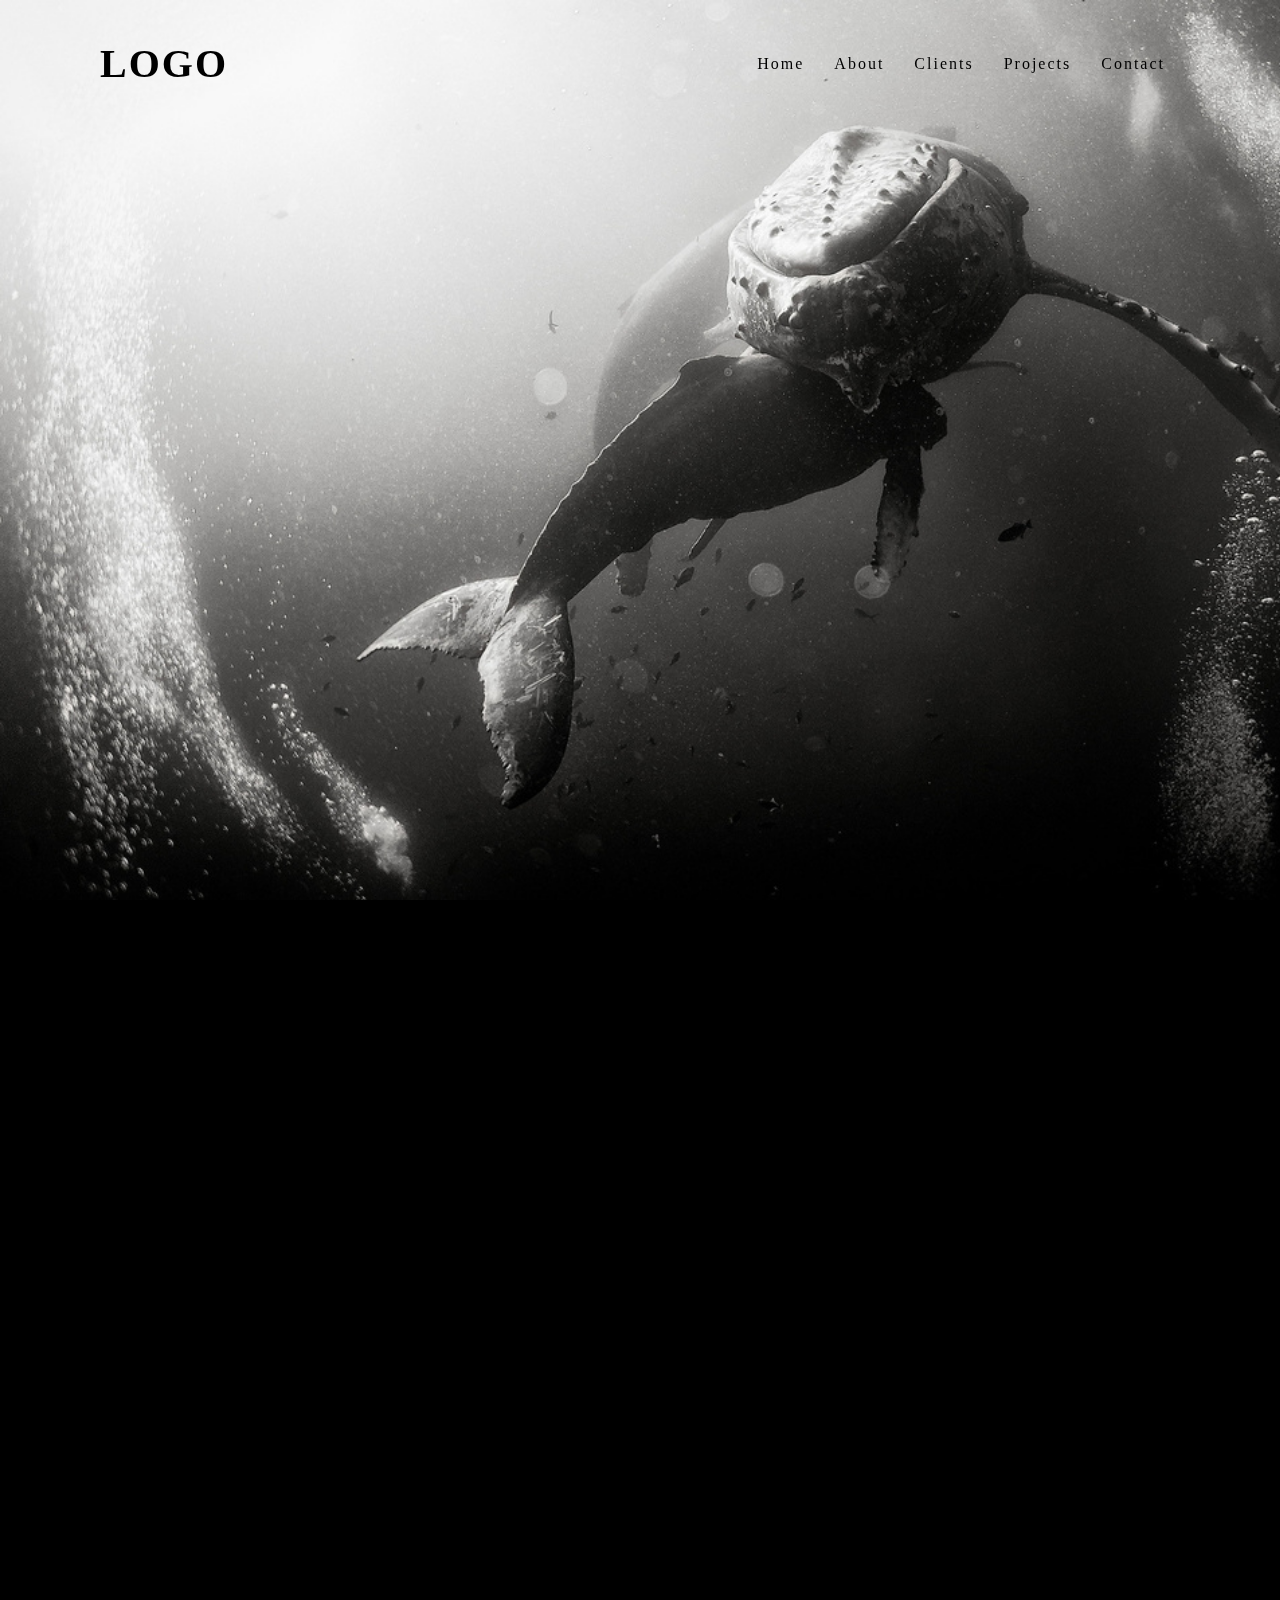
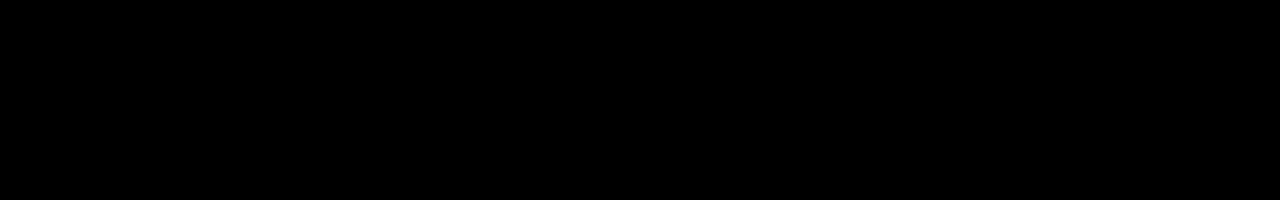
<file: Small projects/sticky navbar/index.html>
<!DOCTYPE html>
<html lang="en">
<head>
    <meta charset="UTF-8">
    <link rel="stylesheet" href="style.css">
</head>
<body>
    <header>
        <a href="#" class="logo">Logo</a>
        <ul>
            <li><a href="#">Home</a></li>
            <li><a href="#">About</a></li>
            <li><a href="#">Clients</a></li>
            <li><a href="#">Projects</a></li>
            <li><a href="#">Contact</a></li>
        </ul>
    </header>
    <section class="banner"></section>
    <script type="text/javascript">
        window.addEventListener("scroll",function(){
            var header = document.querySelector("header");
            header.classList.toggle("sticky",window.scrollY > 0);
        })    
    </script>
</body>
</html>
</file>
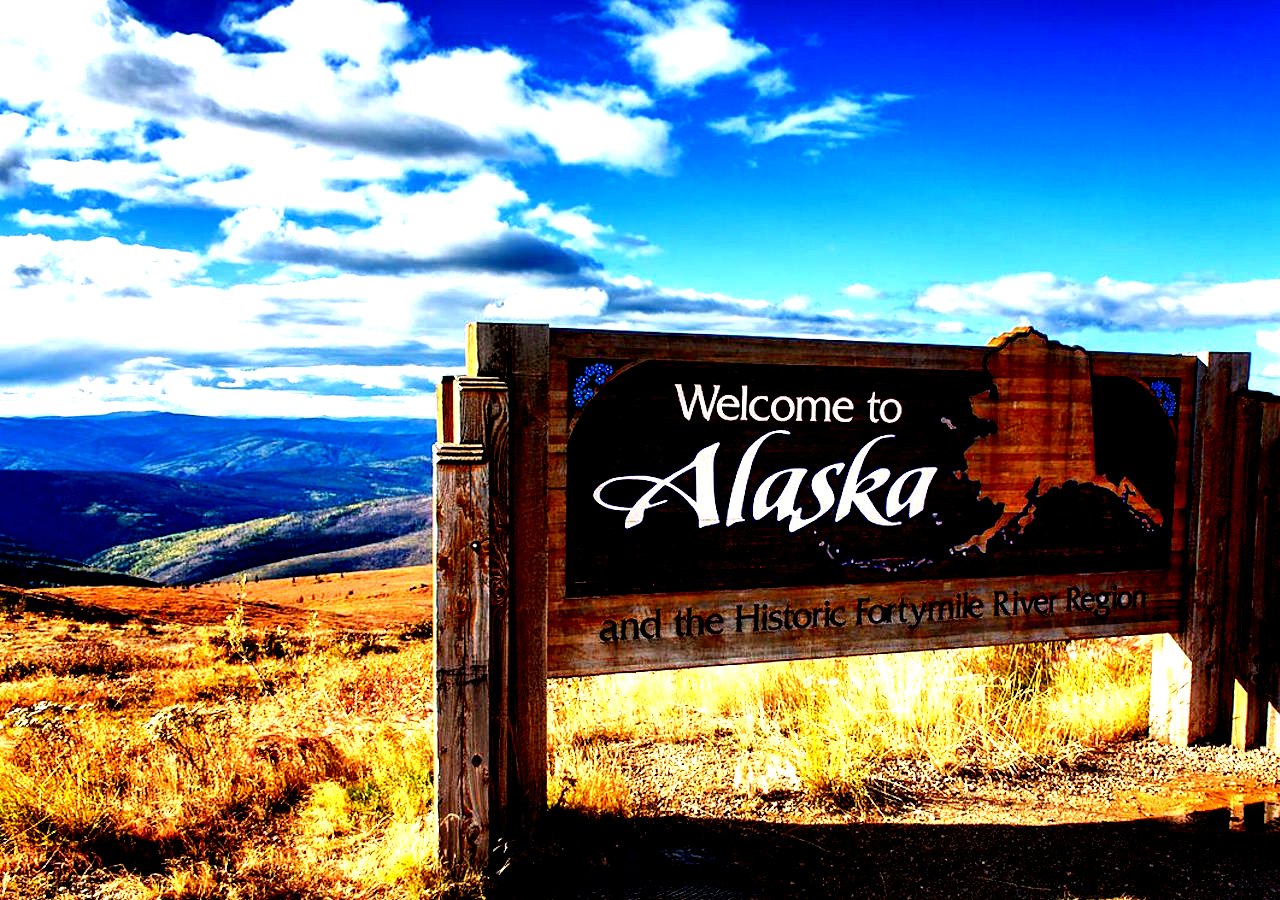
<file: Small projects/text portrait/index.html>
<!DOCTYPE html>
<html>
    <head>
        <title>Text Portrait</title>
        <link rel="stylesheet" type="text/css" href="style.css">
    </head>
    <body>
        <section>
           <p> Lorem ipsum dolor sit amet, consectetur adipiscing elit, sed do eiusmod tempor incididunt ut labore et dolore magna aliqua. Sed turpis tincidunt id aliquet risus feugiat. Id neque aliquam vestibulum morbi blandit cursus risus at ultrices. Viverra mauris in aliquam sem fringilla ut morbi tincidunt augue. Ac turpis egestas maecenas pharetra convallis posuere morbi leo urna. Cras fermentum odio eu feugiat pretium nibh. Sollicitudin tempor id eu nisl nunc mi ipsum faucibus. A scelerisque purus semper eget duis at tellus at. Eget nullam non nisi est sit amet facilisis magna. Quis enim lobortis scelerisque fermentum dui faucibus in ornare quam. Fermentum dui faucibus in ornare quam viverra orci sagittis eu. Pharetra massa massa ultricies mi quis hendrerit.

Pulvinar elementum integer enim neque. Penatibus et magnis dis parturient montes. Magna eget est lorem ipsum dolor. Non consectetur a erat nam. Lectus magna fringilla urna porttitor rhoncus dolor purus non enim. Aliquam sem et tortor consequat id porta nibh venenatis. Risus feugiat in ante metus. Urna et pharetra pharetra massa massa ultricies mi quis. Quis ipsum suspendisse ultrices gravida dictum fusce ut placerat orci. Gravida quis blandit turpis cursus in. Et malesuada fames ac turpis egestas integer eget aliquet nibh.

Scelerisque purus semper eget duis. Neque aliquam vestibulum morbi blandit. Vitae ultricies leo integer malesuada. Vel risus commodo viverra maecenas accumsan lacus vel facilisis volutpat. Faucibus et molestie ac feugiat sed lectus. Euismod nisi porta lorem mollis aliquam ut. Elit scelerisque mauris pellentesque pulvinar pellentesque. Ut tristique et egestas quis ipsum suspendisse ultrices gravida. A diam maecenas sed enim ut sem viverra aliquet eget. Ac feugiat sed lectus vestibulum mattis ullamcorper velit. Eu mi bibendum neque egestas congue quisque egestas diam.

Dictum varius duis at consectetur lorem donec massa sapien. Lobortis mattis aliquam faucibus purus in massa tempor. Justo laoreet sit amet cursus sit. Fusce ut placerat orci nulla pellentesque dignissim enim sit. Aliquam sem fringilla ut morbi tincidunt augue. Eget lorem dolor sed viverra ipsum nunc. Id aliquet lectus proin nibh nisl condimentum id. Risus viverra adipiscing at in tellus integer feugiat. Sodales ut eu sem integer. Elementum nisi quis eleifend quam adipiscing vitae proin sagittis nisl. Non odio euismod lacinia at. Lectus quam id leo in vitae turpis. Varius morbi enim nunc faucibus a pellentesque sit. Convallis aenean et tortor at risus viverra. Mattis ullamcorper velit sed ullamcorper. Facilisis magna etiam tempor orci eu lobortis.

Vivamus at augue eget arcu dictum varius duis at. Tortor vitae purus faucibus ornare suspendisse sed nisi lacus. Ut faucibus pulvinar elementum integer enim neque volutpat ac. Quam elementum pulvinar etiam non quam. Sit amet mauris commodo quis imperdiet massa tincidunt. Eget nulla facilisi etiam dignissim diam quis. Amet consectetur adipiscing elit pellentesque. Mattis nunc sed blandit libero. Donec enim diam vulputate ut. Et malesuada fames ac turpis egestas integer. Vestibulum morbi blandit cursus risus. Sed sed risus pretium quam vulputate dignissim suspendisse.

Lectus quam id leo in vitae turpis massa sed elementum. Diam vel quam elementum pulvinar etiam non quam lacus. Ultricies integer quis auctor elit sed vulputate mi sit. Id velit ut tortor pretium viverra suspendisse potenti. Odio euismod lacinia at quis risus sed vulputate odio. Faucibus in ornare quam viverra. Volutpat est velit egestas dui id ornare. Tellus id interdum velit laoreet id donec ultrices tincidunt. Sed ullamcorper morbi tincidunt ornare massa eget egestas purus viverra. Potenti nullam ac tortor vitae purus faucibus ornare. Nisl nunc mi ipsum faucibus vitae aliquet nec ullamcorper. Cursus in hac habitasse platea dictumst quisque sagittis purus. Sit amet cursus sit amet. Pretium nibh ipsum consequat nisl. Pharetra magna ac placerat vestibulum. Id cursus metus aliquam eleifend mi. Sit amet cursus sit amet. Neque vitae tempus quam pellentesque nec.

Phasellus egestas tellus rutrum tellus pellentesque eu tincidunt. Lacinia at quis risus sed vulputate odio ut enim. Dictum varius duis at consectetur lorem donec massa sapien. In metus vulputate eu scelerisque. Lacus viverra vitae congue eu. Vitae suscipit tellus mauris a. Sit amet tellus cras adipiscing enim. Cursus risus at ultrices mi tempus imperdiet. Diam maecenas sed enim ut sem viverra aliquet. Ut faucibus pulvinar elementum integer. Neque volutpat ac tincidunt vitae semper. Cras semper auctor neque vitae tempus quam pellentesque nec. Elit eget gravida cum sociis natoque. Tortor at auctor urna nunc id cursus metus. Tortor condimentum lacinia quis vel eros donec ac odio. Euismod in pellentesque massa placerat duis ultricies.

Adipiscing at in tellus integer feugiat scelerisque varius morbi. Elit at imperdiet dui accumsan sit amet nulla facilisi. Feugiat nibh sed pulvinar proin gravida. Amet facilisis magna etiam tempor orci eu lobortis. Tortor vitae purus faucibus ornare. Lacus vestibulum sed arcu non odio euismod lacinia at. Vulputate odio ut enim blandit volutpat maecenas. Sit amet massa vitae tortor condimentum lacinia. Etiam dignissim diam quis enim lobortis scelerisque. Phasellus faucibus scelerisque eleifend donec pretium vulputate sapien.

Egestas integer eget aliquet nibh praesent. Et netus et malesuada fames ac turpis egestas integer. Pretium quam vulputate dignissim suspendisse. Ultrices mi tempus imperdiet nulla malesuada. Sodales neque sodales ut etiam sit amet. Suspendisse potenti nullam ac tortor. Nibh ipsum consequat nisl vel pretium lectus quam id. Lectus mauris ultrices eros in cursus turpis. Quis enim lobortis scelerisque fermentum. In arcu cursus euismod quis viverra nibh. Nulla facilisi etiam dignissim diam quis enim lobortis scelerisque. In tellus integer feugiat scelerisque varius morbi enim. Eu nisl nunc mi ipsum faucibus vitae aliquet nec ullamcorper. Ut ornare lectus sit amet est placerat in egestas erat. Tellus integer feugiat scelerisque varius morbi. Curabitur gravida arcu ac tortor. Vitae congue eu consequat ac felis. Fermentum dui faucibus in ornare quam viverra orci sagittis eu. In est ante in nibh.

Sed sed risus pretium quam vulputate dignissim suspendisse. Ornare suspendisse sed nisi lacus sed. Enim praesent elementum facilisis leo vel fringilla est ullamcorper. Quam viverra orci sagittis eu volutpat odio facilisis mauris sit. Scelerisque viverra mauris in aliquam sem fringilla ut morbi. Nunc congue nisi vitae suscipit tellus mauris a. Vel pharetra vel turpis nunc eget lorem dolor sed viverra. Nulla pharetra diam sit amet nisl suscipit adipiscing bibendum. Diam quam nulla porttitor massa id neque. Ultricies mi eget mauris pharetra. Egestas dui id ornare arcu odio ut. Quis risus sed vulputate odio ut enim blandit volutpat maecenas.

Ut eu sem integer vitae justo eget magna fermentum iaculis. Gravida arcu ac tortor dignissim. Aliquam eleifend mi in nulla posuere. Dolor morbi non arcu risus quis varius. Nulla malesuada pellentesque elit eget gravida cum. Montes nascetur ridiculus mus mauris vitae ultricies. Nisl nisi scelerisque eu ultrices vitae auctor eu augue. Tincidunt ornare massa eget egestas. Gravida quis blandit turpis cursus in. Purus viverra accumsan in nisl nisi scelerisque eu ultrices vitae. Quis imperdiet massa tincidunt nunc.

Bibendum neque egestas congue quisque egestas diam. Quis vel eros donec ac. Nibh praesent tristique magna sit. Phasellus faucibus scelerisque eleifend donec pretium vulputate sapien nec sagittis. Rutrum quisque non tellus orci ac. Sapien et ligula ullamcorper malesuada proin libero nunc consequat. Sagittis vitae et leo duis ut. In pellentesque massa placerat duis. Semper quis lectus nulla at volutpat diam ut venenatis. Risus ultricies tristique nulla aliquet enim. Et ligula ullamcorper malesuada proin libero nunc consequat interdum. Egestas dui id ornare arcu odio ut. Enim facilisis gravida neque convallis a.

In egestas erat imperdiet sed euismod. Nisl vel pretium lectus quam id leo in vitae. Id venenatis a condimentum vitae sapien pellentesque habitant morbi. Nisl nunc mi ipsum faucibus vitae aliquet nec. Pulvinar etiam non quam lacus suspendisse faucibus interdum posuere lorem. Mi tempus imperdiet nulla malesuada. Mattis rhoncus urna neque viverra justo nec ultrices dui sapien. Adipiscing commodo elit at imperdiet dui accumsan sit. Nunc sed velit dignissim sodales ut eu. Non curabitur gravida arcu ac tortor dignissim convallis.

Placerat orci nulla pellentesque dignissim enim sit amet venenatis. Magna sit amet purus gravida quis blandit turpis cursus. Egestas egestas fringilla phasellus faucibus scelerisque eleifend donec pretium vulputate. Erat nam at lectus urna. Consequat semper viverra nam libero justo laoreet sit amet. Lacus suspendisse faucibus interdum posuere. Etiam tempor orci eu lobortis elementum nibh. Nibh praesent tristique magna sit amet purus gravida. Porta nibh venenatis cras sed felis eget velit. Quis vel eros donec ac odio tempor orci. Netus et malesuada fames ac turpis egestas. Eget nulla facilisi etiam dignissim diam quis enim lobortis scelerisque. Commodo sed egestas egestas fringilla phasellus faucibus scelerisque. Diam sollicitudin tempor id eu nisl.

Ultrices eros in cursus turpis massa tincidunt dui ut ornare. Urna nunc id cursus metus aliquam eleifend mi. Sit amet commodo nulla facilisi nullam vehicula. Semper viverra nam libero justo laoreet sit amet cursus. Laoreet id donec ultrices tincidunt. Nulla malesuada pellentesque elit eget gravida cum sociis. Ligula ullamcorper malesuada proin libero nunc. Aliquet porttitor lacus luctus accumsan tortor posuere. At tellus at urna condimentum mattis. Viverra accumsan in nisl nisi. Et malesuada fames ac turpis. Enim blandit volutpat maecenas volutpat blandit aliquam etiam. Sed lectus vestibulum mattis ullamcorper velit sed ullamcorper morbi tincidunt. Tincidunt tortor aliquam nulla facilisi cras fermentum odio. Elementum curabitur vitae nunc sed. Proin sed libero enim sed faucibus. Blandit volutpat maecenas volutpat blandit aliquam etiam. Felis eget velit aliquet sagittis. Vestibulum sed arcu non odio euismod lacinia at quis risus.

Vestibulum mattis ullamcorper velit sed ullamcorper morbi tincidunt. Urna id volutpat lacus laoreet. Neque convallis a cras semper. Elit sed vulputate mi sit amet mauris. Volutpat commodo sed egestas egestas fringilla phasellus faucibus scelerisque. Tempus egestas sed sed risus pretium quam vulputate dignissim. Eget magna fermentum iaculis eu non diam phasellus vestibulum lorem. Varius vel pharetra vel turpis nunc eget lorem dolor sed. Senectus et netus et malesuada fames. Non odio euismod lacinia at quis risus sed vulputate odio.

Eu sem integer vitae justo eget magna fermentum. Ultrices tincidunt arcu non sodales neque sodales. Id diam maecenas ultricies mi eget. Tristique senectus et netus et malesuada fames. Facilisis gravida neque convallis a. Rutrum quisque non tellus orci ac auctor augue. Facilisi nullam vehicula ipsum a arcu cursus. Sit amet est placerat in egestas erat imperdiet sed. Suspendisse potenti nullam ac tortor vitae purus. Eleifend donec pretium vulputate sapien nec sagittis. Arcu dictum varius duis at. Egestas purus viverra accumsan in nisl nisi scelerisque eu ultrices. Egestas integer eget aliquet nibh. Quis imperdiet massa tincidunt nunc pulvinar sapien et ligula ullamcorper.

Sapien et ligula ullamcorper malesuada proin libero nunc. Quis viverra nibh cras pulvinar mattis nunc sed. Duis ut diam quam nulla porttitor. Risus viverra adipiscing at in tellus integer feugiat. Sed elementum tempus egestas sed sed risus pretium quam. Non blandit massa enim nec. Tellus elementum sagittis vitae et leo duis. Sed elementum tempus egestas sed. Quam adipiscing vitae proin sagittis nisl rhoncus. Nibh sit amet commodo nulla facilisi nullam vehicula ipsum a. Eu non diam phasellus vestibulum lorem sed risus ultricies tristique. Mauris commodo quis imperdiet massa. Blandit turpis cursus in hac habitasse platea. Faucibus vitae aliquet nec ullamcorper. Purus in massa tempor nec feugiat nisl pretium. Vel orci porta non pulvinar neque laoreet suspendisse. Donec ac odio tempor orci dapibus ultrices.

Leo vel fringilla est ullamcorper eget. Venenatis lectus magna fringilla urna porttitor rhoncus. Eu mi bibendum neque egestas congue quisque. Vitae et leo duis ut. Suscipit adipiscing bibendum est ultricies. Euismod in pellentesque massa placerat. Morbi tristique senectus et netus et malesuada fames. In eu mi bibendum neque egestas. Tristique risus nec feugiat in fermentum posuere. Viverra accumsan in nisl nisi scelerisque eu ultrices vitae. Cursus eget nunc scelerisque viverra. Bibendum arcu vitae elementum curabitur vitae. Commodo odio aenean sed adipiscing diam donec adipiscing.

Tincidunt vitae semper quis lectus nulla at. Tellus mauris a diam maecenas sed enim ut. Vel elit scelerisque mauris pellentesque pulvinar pellentesque habitant. Integer malesuada nunc vel risus commodo viverra maecenas. Nam at lectus urna duis. Eu facilisis sed odio morbi quis. Et malesuada fames ac turpis egestas integer eget aliquet nibh. Consequat mauris nunc congue nisi vitae suscipit. Dictum sit amet justo donec. Nunc congue nisi vitae suscipit. Commodo quis imperdiet massa tincidunt nunc pulvinar sapien et ligula. Non curabitur gravida arcu ac tortor dignissim convallis aenean et. Quam pellentesque nec nam aliquam. Nisi quis eleifend quam adipiscing vitae proin sagittis nisl. Massa tincidunt dui ut ornare lectus sit amet.

Eget dolor morbi non arcu risus quis varius. Malesuada fames ac turpis egestas sed tempus urna et pharetra. Enim nunc faucibus a pellentesque sit amet. Euismod elementum nisi quis eleifend quam adipiscing vitae proin sagittis. Tristique et egestas quis ipsum suspendisse ultrices gravida dictum fusce. Platea dictumst quisque sagittis purus. Odio eu feugiat pretium nibh ipsum consequat nisl. Eu facilisis sed odio morbi quis commodo odio. Maecenas pharetra convallis posuere morbi leo urna molestie at. Vulputate eu scelerisque felis imperdiet proin. Nec nam aliquam sem et tortor consequat. Vulputate eu scelerisque felis imperdiet proin fermentum leo vel. Sed libero enim sed faucibus turpis in eu mi bibendum. Tristique sollicitudin nibh sit amet commodo nulla facilisi nullam. Imperdiet massa tincidunt nunc pulvinar sapien. Vitae turpis massa sed elementum tempus egestas sed sed risus.

Vitae aliquet nec ullamcorper sit amet. Blandit libero volutpat sed cras ornare arcu. Tempor nec feugiat nisl pretium fusce id velit ut tortor. Maecenas pharetra convallis posuere morbi leo urna molestie at elementum. Maecenas volutpat blandit aliquam etiam erat velit. Dictum varius duis at consectetur lorem donec. Vivamus at augue eget arcu dictum varius. In eu mi bibendum neque. Cras fermentum odio eu feugiat pretium nibh ipsum consequat. Lacus luctus accumsan tortor posuere ac ut consequat. Amet volutpat consequat mauris nunc congue nisi. Enim blandit volutpat maecenas volutpat blandit aliquam etiam erat. Pretium nibh ipsum consequat nisl vel. Nec dui nunc mattis enim ut tellus elementum sagittis. Lacus laoreet non curabitur gravida arcu ac tortor dignissim convallis. Cursus metus aliquam eleifend mi in nulla posuere sollicitudin. Volutpat odio facilisis mauris sit. Dis parturient montes nascetur ridiculus mus mauris vitae ultricies. Non nisi est sit amet facilisis magna.

Ac tincidunt vitae semper quis lectus nulla at volutpat diam. Suspendisse ultrices gravida dictum fusce ut placerat. Tristique et egestas quis ipsum suspendisse ultrices gravida dictum. Amet porttitor eget dolor morbi non arcu risus. At urna condimentum mattis pellentesque. Habitasse platea dictumst vestibulum rhoncus est pellentesque elit ullamcorper. Morbi tristique senectus et netus et. Ante in nibh mauris cursus mattis molestie a. Aliquet porttitor lacus luctus accumsan tortor posuere ac ut consequat. Sit amet facilisis magna etiam tempor orci eu lobortis. Vitae purus faucibus ornare suspendisse sed nisi. Justo nec ultrices dui sapien eget mi.

Arcu ac tortor dignissim convallis aenean et tortor at risus. Sollicitudin aliquam ultrices sagittis orci a scelerisque purus semper eget. Blandit cursus risus at ultrices mi tempus. Mauris pharetra et ultrices neque ornare aenean euismod elementum. Tristique nulla aliquet enim tortor at auctor. Massa ultricies mi quis hendrerit dolor. Ut etiam sit amet nisl purus in. Vulputate ut pharetra sit amet. Ac tortor dignissim convallis aenean et tortor at risus viverra. Nec feugiat in fermentum posuere. Turpis in eu mi bibendum neque egestas congue quisque. Nunc mattis enim ut tellus elementum sagittis vitae. Fringilla phasellus faucibus scelerisque eleifend donec. Amet consectetur adipiscing elit duis tristique sollicitudin nibh sit. In fermentum et sollicitudin ac orci. Phasellus faucibus scelerisque eleifend donec. Egestas erat imperdiet sed euismod.

Convallis convallis tellus id interdum velit laoreet id. Integer eget aliquet nibh praesent tristique magna. Eros donec ac odio tempor orci dapibus. Vel orci porta non pulvinar neque. Eget velit aliquet sagittis id consectetur purus ut. Felis imperdiet proin fermentum leo vel orci porta. Blandit cursus risus at ultrices. Libero enim sed faucibus turpis in eu mi. Aenean et tortor at risus viverra adipiscing at in. Diam in arcu cursus euismod quis viverra nibh cras pulvinar. Nunc lobortis mattis aliquam faucibus purus in massa. Id eu nisl nunc mi ipsum faucibus vitae aliquet nec. Pellentesque dignissim enim sit amet venenatis urna cursus eget nunc.
</p>

<div id="bg"></div>

</section>

<script type="text/javascript">
    var bg = document.getElementById("bg");
    window.onmousemove = function(e){
        bg.style.width = e.clientX + 'px';
    }
</script>
    </body>
</html>
</file>
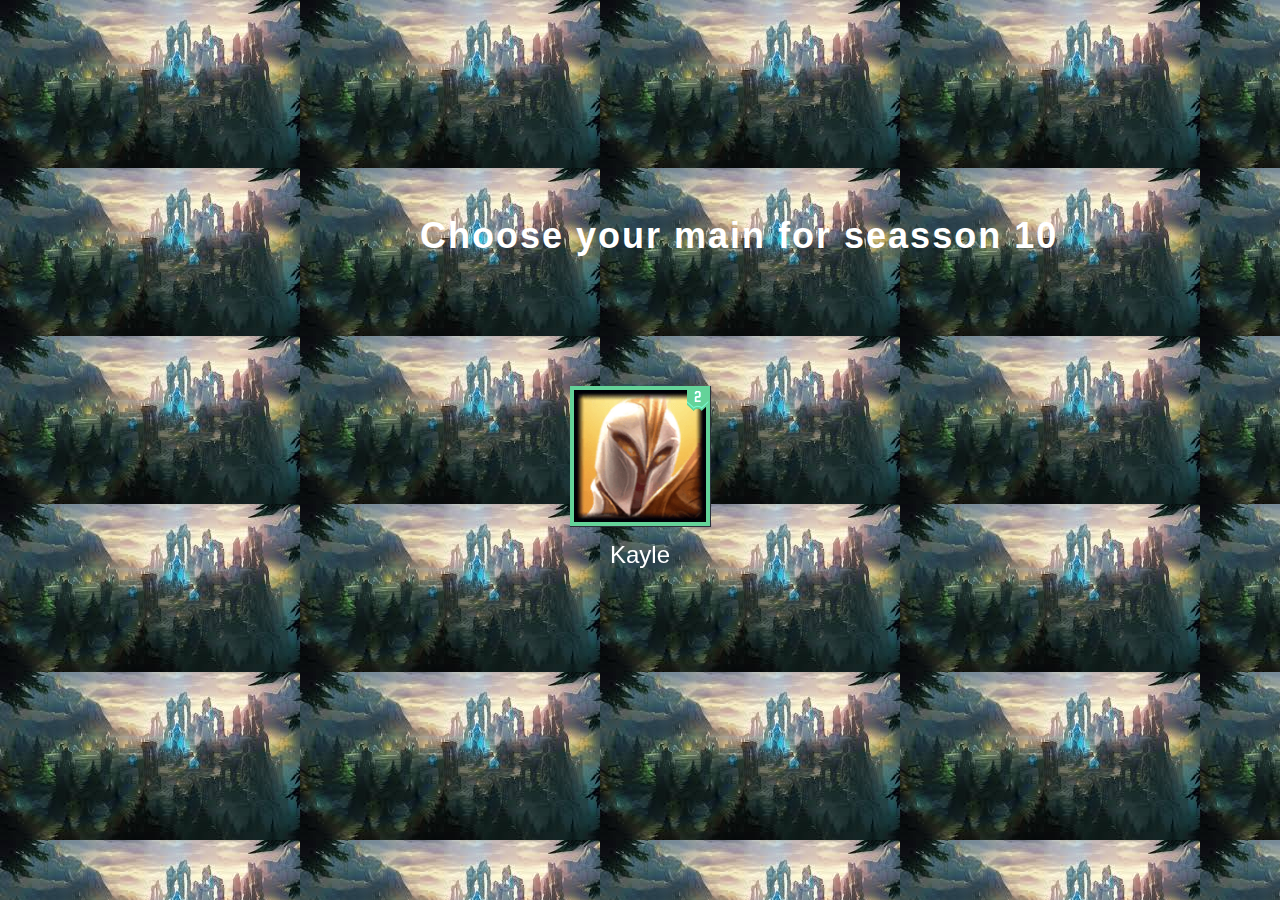
<file: Small projects/top tier top laner/index.html>
<!DOCTYPE html>
<html>
    <head>
        <title>Top tier top champion</title>
        <link rel="stylesheet" href="style.css" type="text/css">
    </head>
    <body>
        <div class="rating">
            <input type="radio" name="champ" id="champ1" >
            <label for="champ1">
                <img src="fiora.png">
                <h4>Fiora</h4>
            </label>
            <input type="radio" name="champ" id="champ2">
            <label for="champ2">
                <img src="jax.png">
                <h4>Jax</h4>
            </label>
            <input type="radio" name="champ" id="champ3" checked="checked">
            <label for="champ3">
                <img src="kayle.png">
                <h4>Kayle</h4>
            </label>
            <input type="radio" name="champ" id="champ4">
            <label for="champ4">
                <img src="darius.png">
                <h4>Darius</h4>
            </label>
            <input type="radio" name="champ" id="champ5">
            <label for="champ5">
                <img src="sett.png">
                <h4>Sett</h4>
            </label>
            <h2 class="text">Choose your main for seasson 10</h2>
        </div>
    </body>
</html>
</file>
<file: Small projects/sticky navbar/style.css>
*
{
    margin: 0;
    padding: 0;
    font-family: cursive;
    box-sizing: border-box;
}
body
{
    background: #000;
    min-height: 200vh;
}
header
{
    position: fixed;
    top: 0;
    left: 0;
    width: 100%;
    display: flex;
    justify-content: space-between;
    align-items: center;
    transition: 0.8s;
    padding: 40px 100px;
    z-index: 1000;
}
header.sticky
{
    padding: 5px 100px;
    background: #000;
    opacity: 70%;
}
header .logo
{
    position: relative;
    font-weight: 700;
    color: #000;
    text-decoration: none;
    font-size: 2.5em;
    text-transform: uppercase;
    letter-spacing: 2px;
    transition: 0.8s;
}
header ul 
{
    position: relative;
    display: flex;
    justify-content: center;
    align-items: center;
}
header ul li
{
    position: relative;
    list-style: none;
}
header ul li a
{
    position: relative;
    margin: 0 15px;
    text-decoration: none;
    color: #000;
    letter-spacing: 2px;
    font-weight: 500px;
    transition: 0.8s;
}
.banner
{
    position: relative;
    width: 100%;
    height: 100vh;
    background: url(fish.jpg);
    background-size: cover;
}
header.sticky .logo,
header.sticky ul li a
{
    color: #fff;
}
</file>
<file: Small projects/text portrait/style.css>
*
{
    margin: 0;
    padding: 0;
    font-family: "Comic Sans MS", cursive, sans-serif;
}
section
{
    background: #000;
    height: 100vh;
    overflow: hidden;
}
section p
{
    position: fixed;
    top: 0;
    left: 0;
    font-size: 24px;
    letter-spacing: -1px;
    line-height: 0.6em;
    background: url(alaska.jpg);
    -webkit-background-clip: text; 
    text-align: justify;
    color: transparent;
    opacity: 80%;
    filter: contrast(2);
}
#bg
{
    position: absolute;
    top:0;
    right: 0;
    width: 100%;
    height: 100%;
    background: url(alaska.jpg);
    background-attachment: fixed;
    filter: contrast(2);
}
</file>
<file: Small projects/top tier top laner/style.css>
*
{
    margin: 0;
    padding: 0;
    box-sizing: border-box;
    font-family: 'Popins', sans-serif;
}
body
{
    display: flex;
    justify-content: center;
    align-items: center;
    min-height: 100vh;
    background-image: url("rift.jpg");
}
.rating
{
    position: relative;
    display: flex;
    flex-direction: row-reverse;
}
.rating input
{
    display: none;
}
.rating label
{
    position: relative;
    width: 0;
    height: 128px;
    cursor: pointer;
    transition: 0.5s;
    filter: grayscale(1);
    text-align: center;
    opacity: 0;
}
.rating:hover label
{
    width: 160px;
    opacity: 0.2;
}
.rating input:hover + label,
.rating input:checked + label
{
    filter: grayscale(0);
    opacity: 1;
    width: 160px;
}
.rating label h4
{
    color: #fff;
    font-size: 24px;
    padding-top: 10px;
    font-weight: 500;
    white-space: nowrap;
    opacity: 0;
    transform: translateY(-50px) scale(0);
    transition: 0.5s;
}
.rating input:hover + label h4,
.rating input:checked + label h4
{
    opacity: 1;
    transform: translateY(0) scale(1);
}
.text
{
    position: absolute;
    top: -150px;
    left: auto;
    padding-left: 200px;
    transform: translateY(-50%);
    color: #fff;
    width: 500px;
    font-size: 700;
    letter-spacing: 2px;
    text-align: center;
    white-space: nowrap;
    font-size: 36px;
}
</file>
